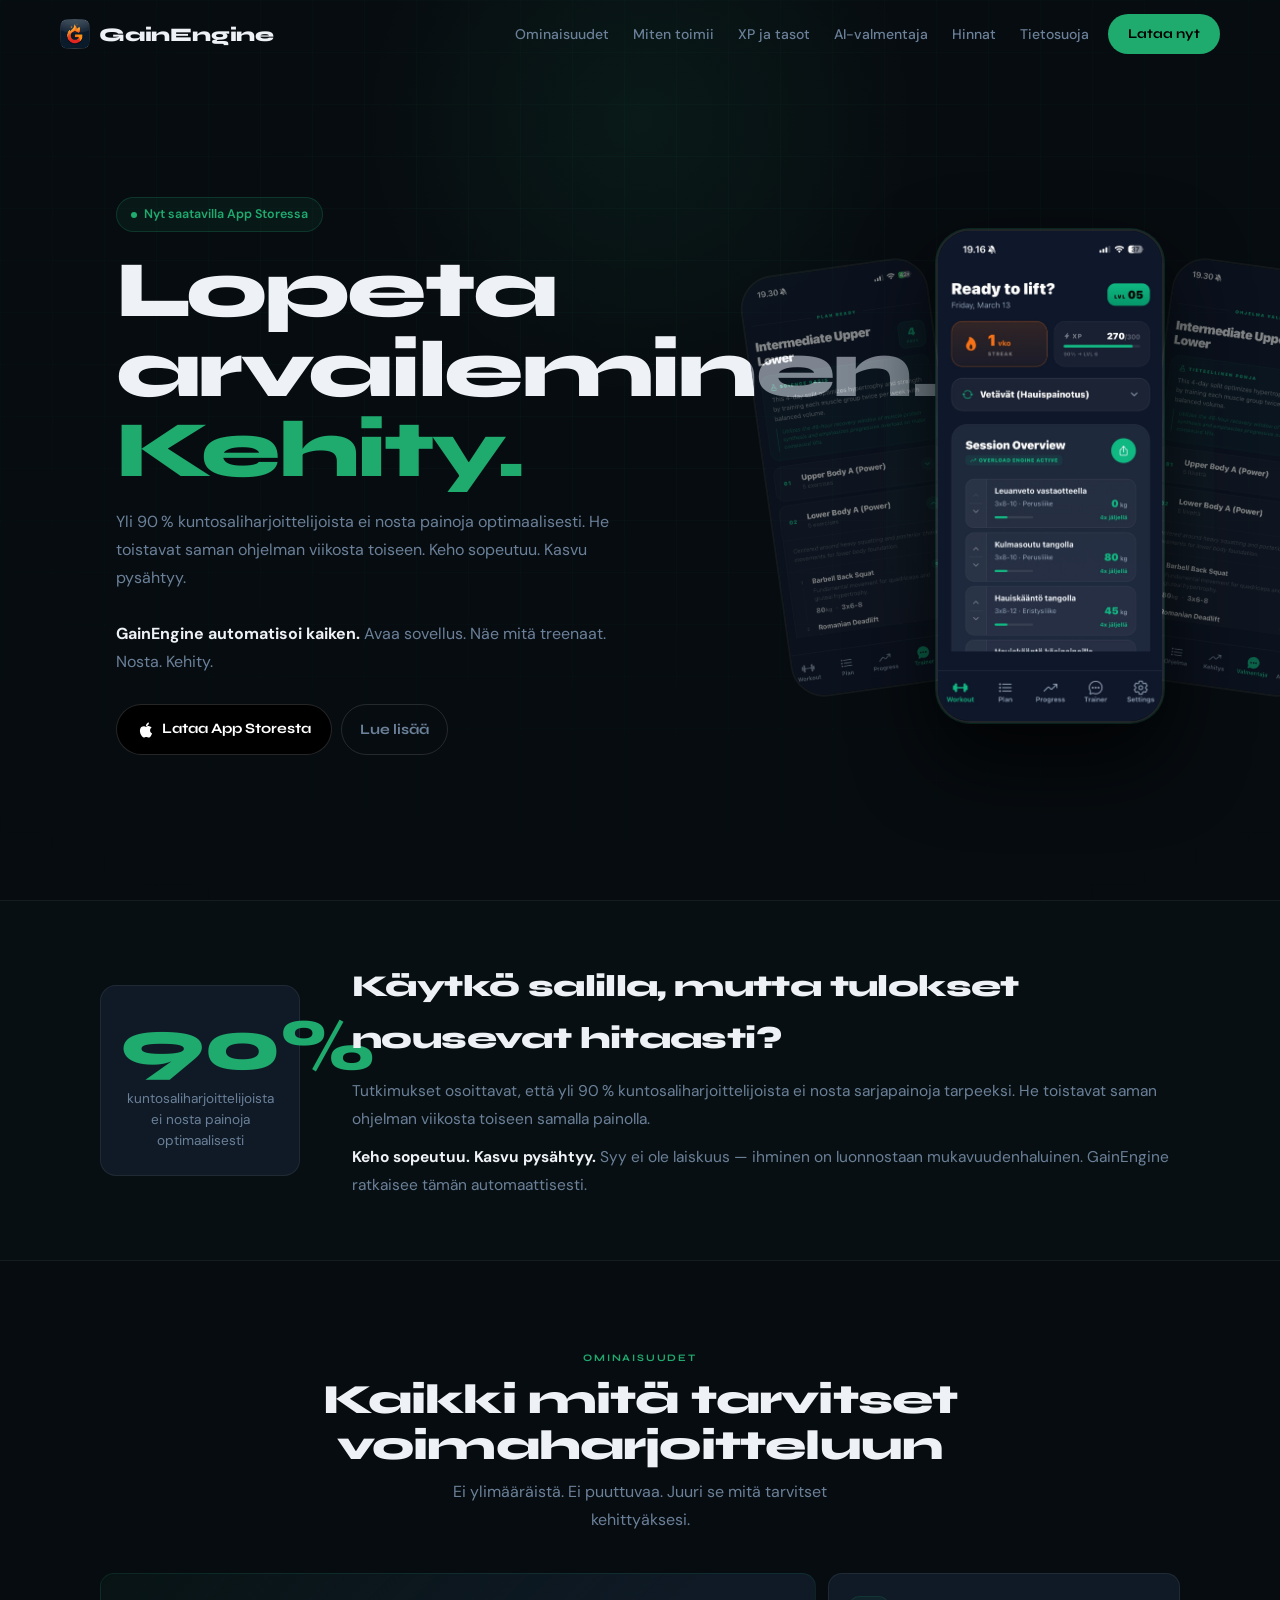
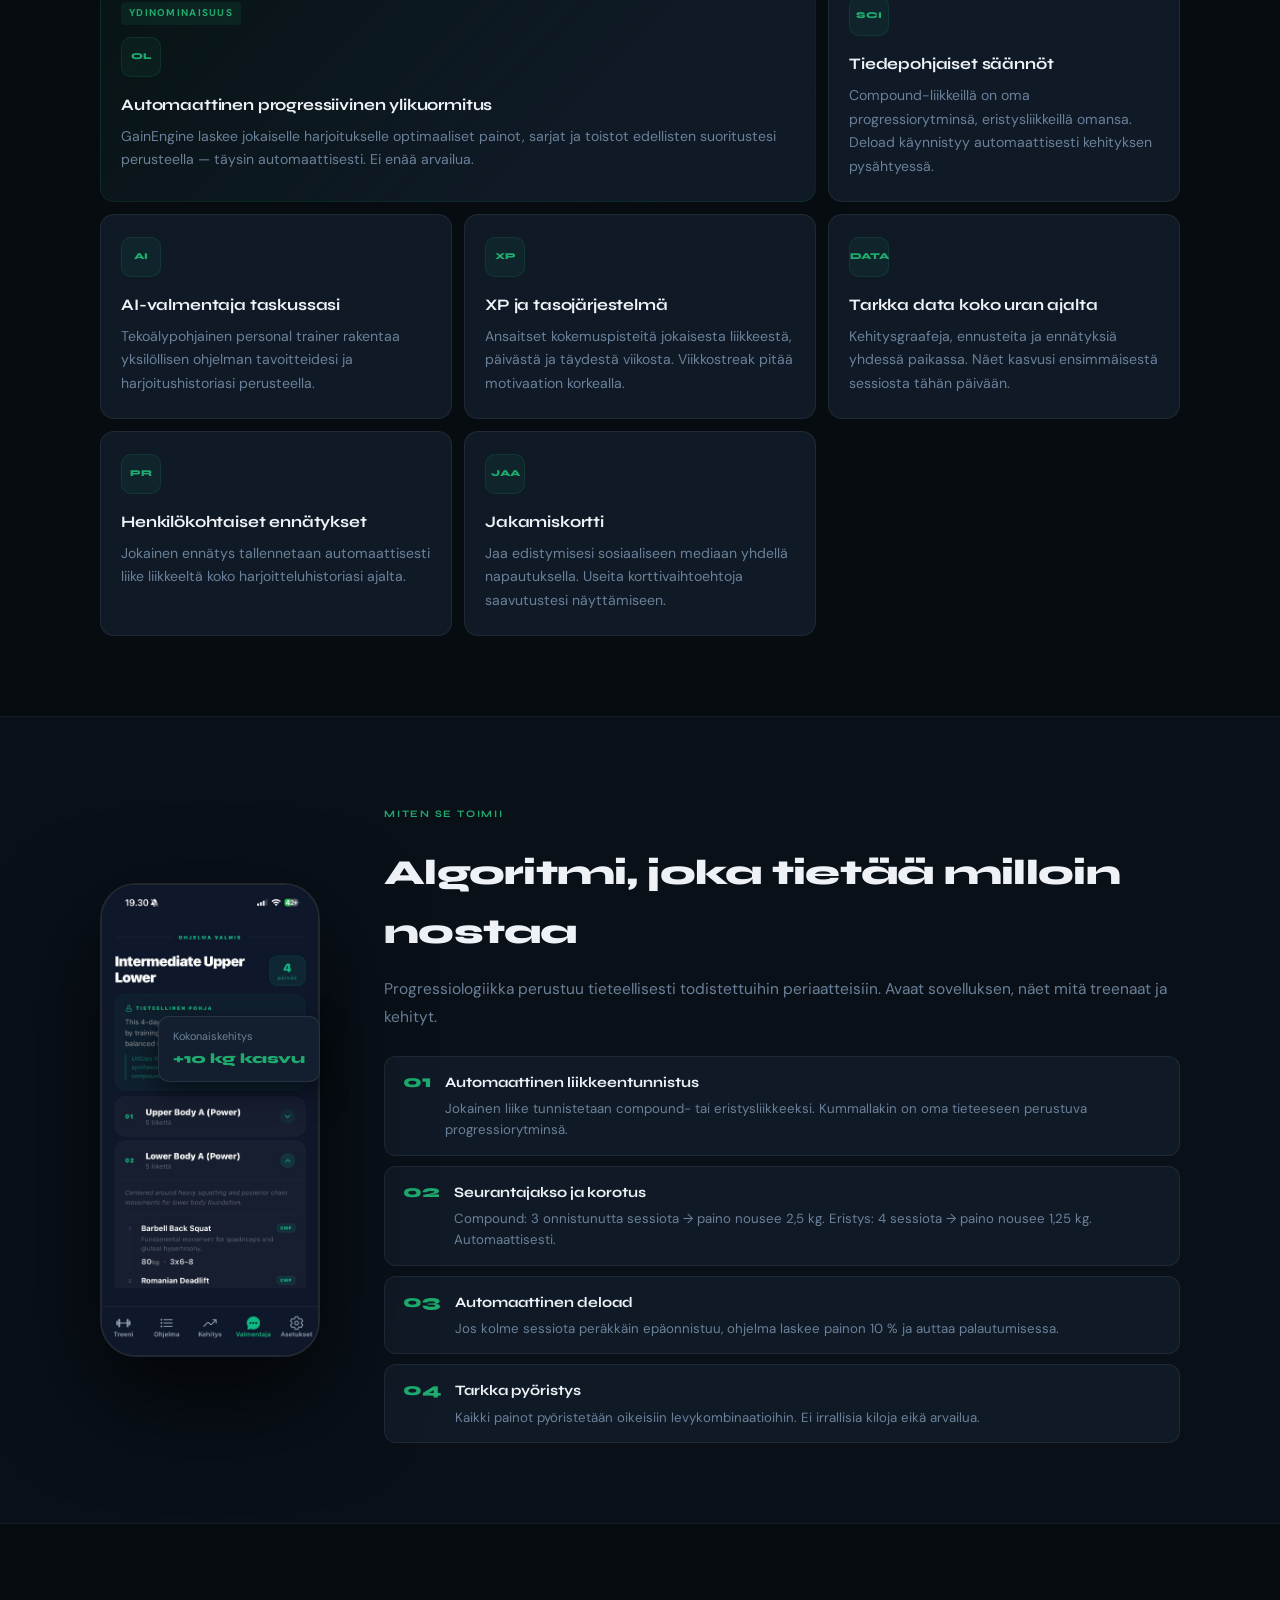
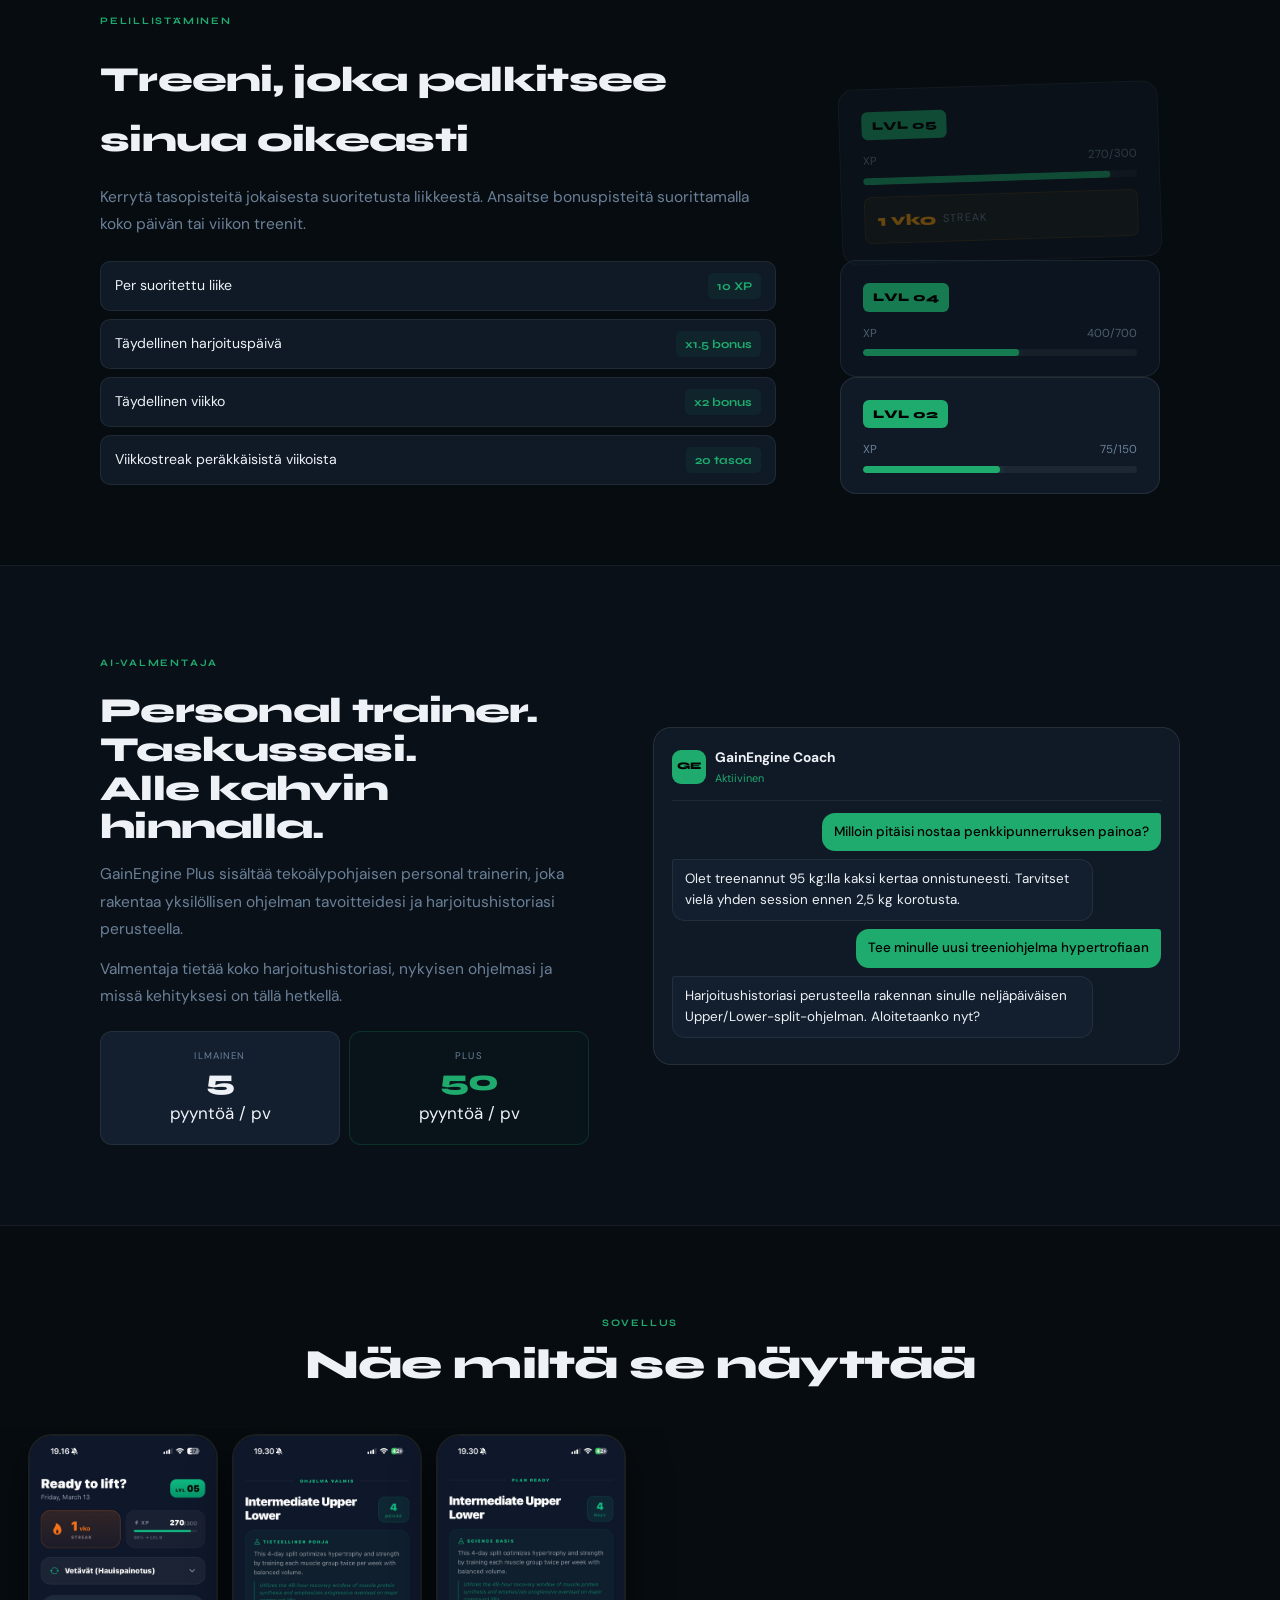
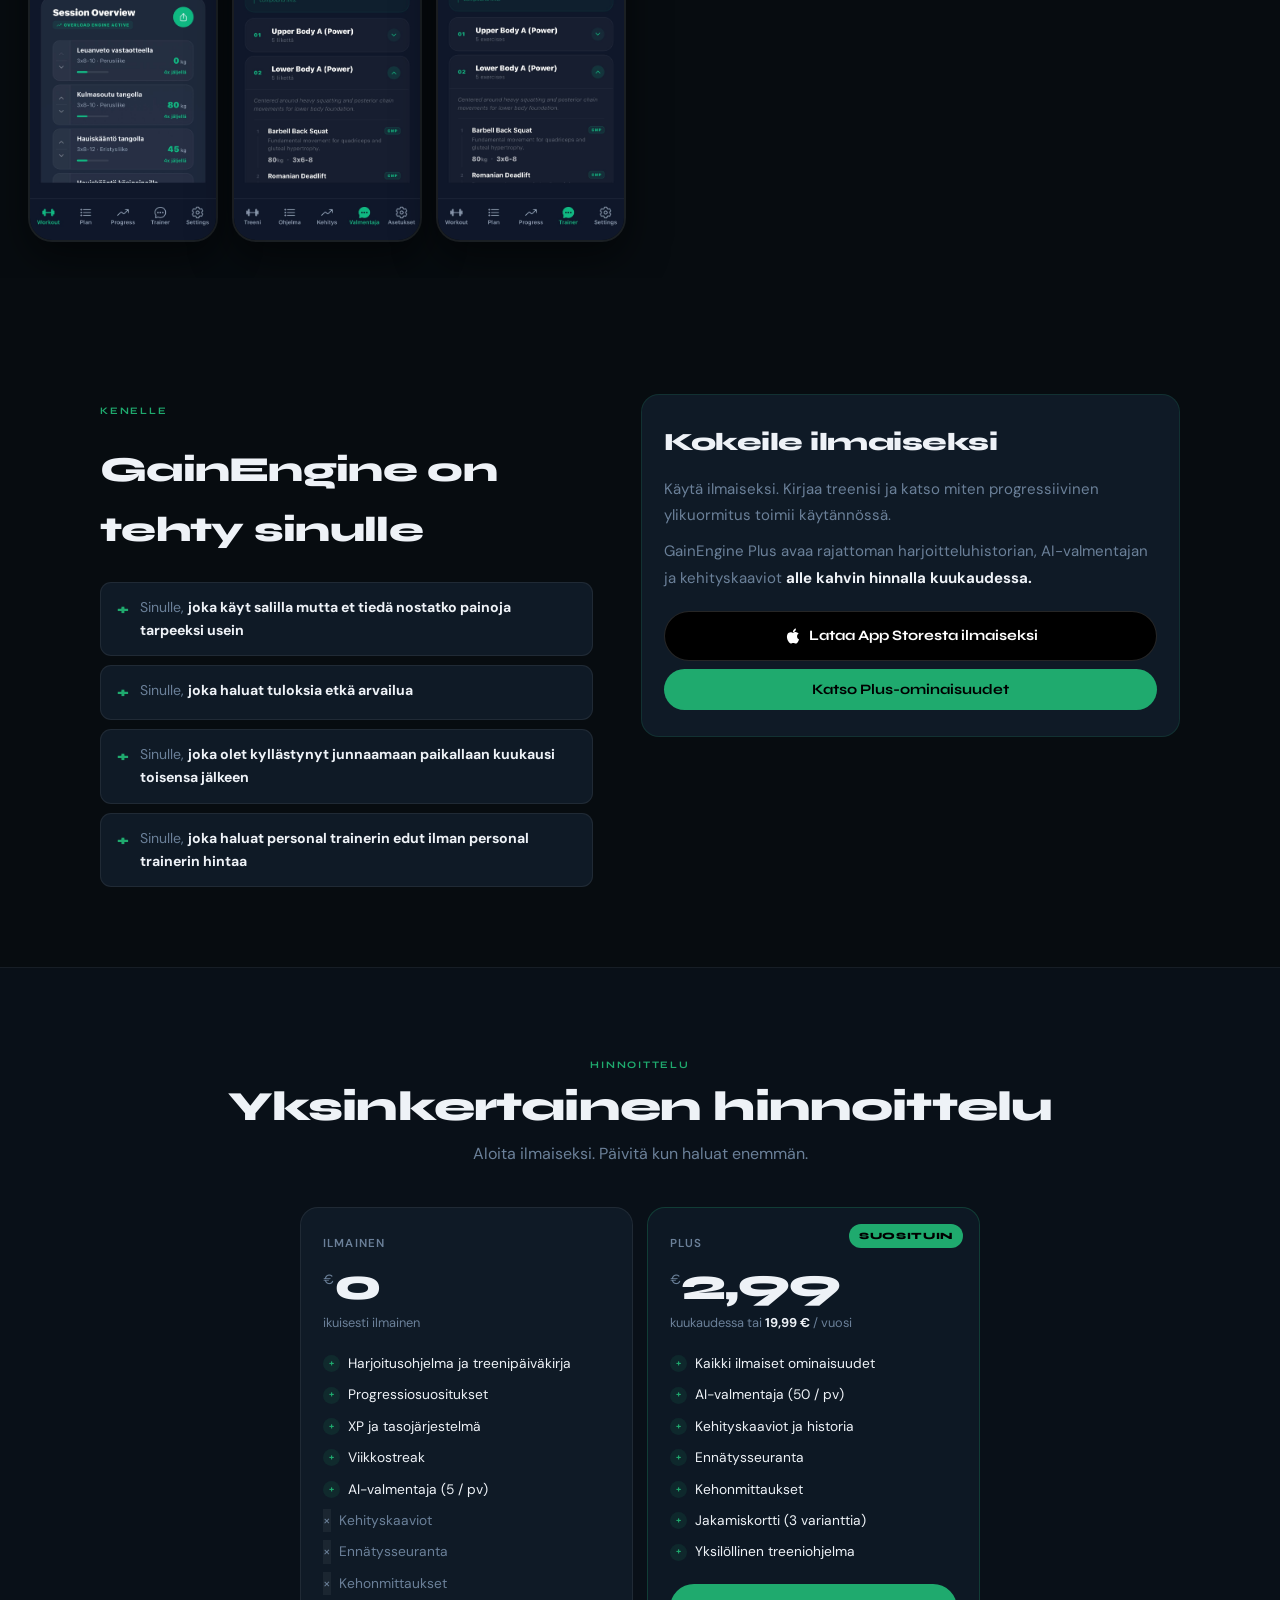
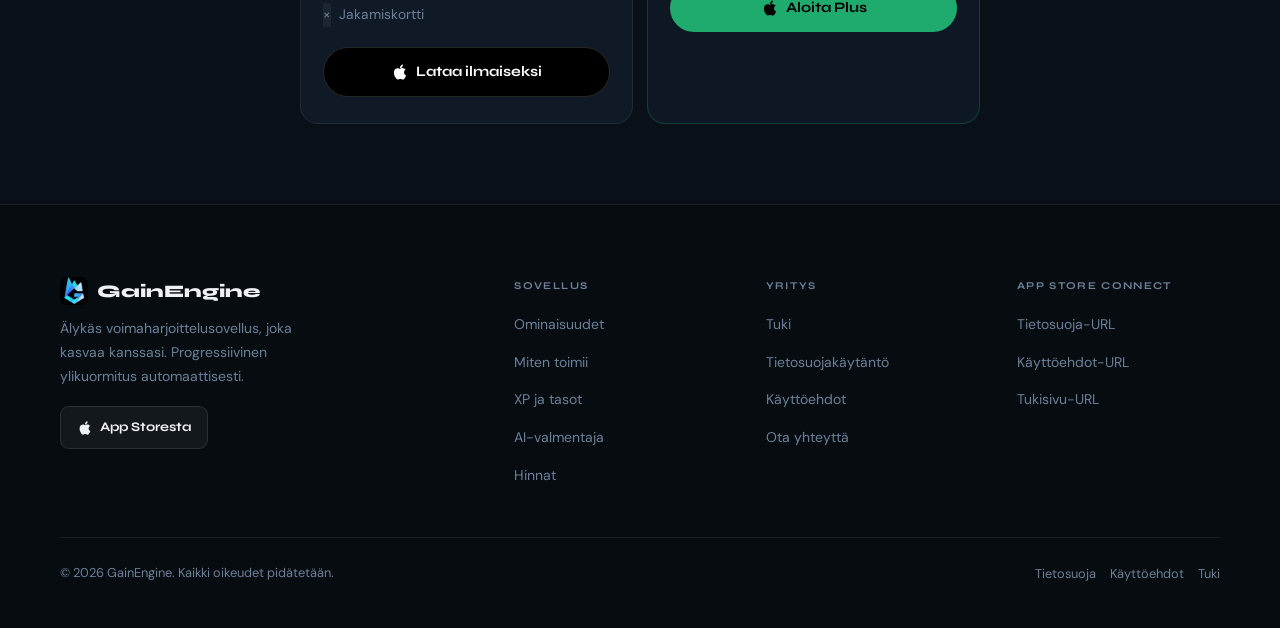
<file: index.html>
<!DOCTYPE html>
<html lang="fi">
  <head>
    <meta charset="UTF-8" />
    <meta name="viewport" content="width=device-width, initial-scale=1.0" />
    <title>GainEngine – Älykäs voimaharjoittelu</title>
    <meta name="description" content="GainEngine automatisoi progressiivisen ylikuormituksen. Avaa sovellus. Näe mitä treenaat. Nosta. Kehity." />
    <link rel="preconnect" href="https://fonts.googleapis.com" />
    <link rel="preconnect" href="https://fonts.gstatic.com" crossorigin />
    <link href="https://fonts.googleapis.com/css2?family=Syne:wght@400;600;700;800&family=DM+Sans:opsz,wght@9..40,300;9..40,400;9..40,500&display=swap" rel="stylesheet" />
    <script type="module" crossorigin src="/assets/index-CQKJeo1M.js"></script>
    <link rel="stylesheet" crossorigin href="/assets/index-Di47OrWw.css">
  </head>
  <body>
    <div id="root"></div>
  </body>
</html>
</file>
<file: assets/index-Di47OrWw.css>
@import"https://fonts.googleapis.com/css2?family=Syne:wght@400;600;700;800&family=DM+Sans:ital,opsz,wght@0,9..40,300;0,9..40,400;0,9..40,500;1,9..40,400&display=swap";._nav_1qcna_1{position:fixed;top:0;left:0;right:0;z-index:200;padding:0 20px;transition:background .3s,border-color .3s}@media(min-width:640px){._nav_1qcna_1{padding:0 32px}}._scrolled_1qcna_10{background:#070c10f5;backdrop-filter:blur(20px);-webkit-backdrop-filter:blur(20px);border-bottom:1px solid rgba(255,255,255,.07)}._inner_1qcna_17{max-width:1160px;margin:0 auto;display:flex;align-items:center;justify-content:space-between;height:68px}._logo_1qcna_27{display:flex;align-items:center;gap:9px;background:none;border:none;cursor:pointer;color:var(--text);font-family:var(--fh);font-size:1.2rem;font-weight:800;letter-spacing:-.01em;padding:0;flex-shrink:0;z-index:1}._logo_1qcna_27 img{width:30px;height:30px;border-radius:8px;object-fit:cover}._desktopLinks_1qcna_51{display:none}@media(min-width:900px){._desktopLinks_1qcna_51{display:flex;align-items:center;gap:2px;list-style:none}._desktopLinks_1qcna_51 li button{background:none;border:none;cursor:pointer;color:var(--muted);font-family:var(--fb);font-size:.875rem;font-weight:500;padding:8px 11px;border-radius:8px;transition:color .2s,background .2s;white-space:nowrap}._desktopLinks_1qcna_51 li button:hover{color:var(--text);background:#ffffff0a}._cta_1qcna_78{background:var(--green);color:#000!important;font-family:var(--fh);font-weight:700;font-size:.84rem;padding:9px 20px;border-radius:50px;transition:opacity .2s;display:block;white-space:nowrap;margin-left:6px}._cta_1qcna_78:hover{opacity:.88}}._burger_1qcna_95{display:flex;flex-direction:column;gap:5px;background:none;border:none;cursor:pointer;padding:8px;z-index:210;-webkit-tap-highlight-color:transparent}._burger_1qcna_95 span{display:block;width:22px;height:2px;background:var(--text);border-radius:2px;transition:transform .25s,opacity .25s;transform-origin:center}._burgerX_1qcna_115 span:nth-child(1){transform:translateY(7px) rotate(45deg)}._burgerX_1qcna_115 span:nth-child(2){opacity:0;transform:scaleX(0)}._burgerX_1qcna_115 span:nth-child(3){transform:translateY(-7px) rotate(-45deg)}@media(min-width:900px){._burger_1qcna_95{display:none}}._drawer_1qcna_122{position:fixed;top:0;right:0;width:min(300px,85vw);height:100dvh;background:var(--bg2);border-left:1px solid rgba(255,255,255,.07);z-index:205;transform:translate(100%);transition:transform .3s cubic-bezier(.4,0,.2,1);overflow-y:auto;-webkit-overflow-scrolling:touch;padding:80px 0 40px;display:flex;flex-direction:column}._drawerOpen_1qcna_138{transform:translate(0)}@media(min-width:900px){._drawer_1qcna_122{display:none}}._drawerLinks_1qcna_141{display:flex;flex-direction:column;padding:0 24px}._drawerLinks_1qcna_141 button{background:none;border:none;border-bottom:1px solid rgba(255,255,255,.06);cursor:pointer;color:var(--text);font-family:var(--fb);font-size:1rem;font-weight:500;padding:16px 4px;text-align:left;transition:color .2s;-webkit-tap-highlight-color:transparent}._drawerLinks_1qcna_141 button:hover{color:var(--green)}._drawerLinks_1qcna_141 button:last-of-type{border-bottom:none}._drawerCta_1qcna_162{display:block;margin-top:24px;background:var(--green);color:#000;font-family:var(--fh);font-weight:700;font-size:.95rem;padding:14px;border-radius:12px;text-align:center;transition:opacity .2s;-webkit-tap-highlight-color:transparent}._drawerCta_1qcna_162:hover{opacity:.88}._overlay_1qcna_179{position:fixed;inset:0;background:#0000008c;z-index:200;cursor:pointer}@media(min-width:900px){._overlay_1qcna_179{display:none}}._footer_8w1o1_1{border-top:1px solid rgba(255,255,255,.07);padding:48px 16px 36px}@media(min-width:480px){._footer_8w1o1_1{padding:56px 20px 40px}}@media(min-width:640px){._footer_8w1o1_1{padding:64px 28px 44px}}@media(min-width:1024px){._footer_8w1o1_1{padding:72px 40px 44px}}._inner_8w1o1_9{max-width:1160px;margin:0 auto}._grid_8w1o1_12{display:grid;grid-template-columns:1fr;gap:32px;margin-bottom:40px}@media(min-width:560px){._grid_8w1o1_12{grid-template-columns:1fr 1fr;gap:28px 36px}._brand_8w1o1_23{grid-column:1 / -1}}@media(min-width:900px){._grid_8w1o1_12{grid-template-columns:2fr 1fr 1fr 1fr;gap:48px;margin-bottom:48px}._brand_8w1o1_23{grid-column:auto}}._brand_8w1o1_23 ._logo_8w1o1_35{display:flex;align-items:center;gap:9px;background:none;border:none;cursor:pointer;color:var(--text);font-family:var(--fh);font-size:1.1rem;font-weight:800;padding:0;margin-bottom:12px;-webkit-tap-highlight-color:transparent}._brand_8w1o1_23 ._logo_8w1o1_35 img{width:28px;height:28px;border-radius:7px;object-fit:cover}._brand_8w1o1_23 p{color:var(--muted);font-size:clamp(.8rem,2vw,.875rem);line-height:1.7;max-width:260px;margin-bottom:18px}._appBtn_8w1o1_64{display:inline-flex;align-items:center;gap:7px;background:#ffffff0d;border:1px solid rgba(255,255,255,.1);color:var(--text);font-family:var(--fh);font-weight:700;font-size:clamp(.76rem,2vw,.82rem);padding:9px 16px;border-radius:9px;transition:background .2s,border-color .2s;text-decoration:none;-webkit-tap-highlight-color:transparent}._appBtn_8w1o1_64:hover{background:#ffffff17;border-color:#ffffff2e}._appBtn_8w1o1_64 svg{width:16px;height:16px;flex-shrink:0}._col_8w1o1_84 h4{font-family:var(--fh);font-size:.65rem;font-weight:700;text-transform:uppercase;letter-spacing:.13em;color:var(--muted);margin-bottom:14px}._col_8w1o1_84 ul{list-style:none;display:flex;flex-direction:column;gap:9px}._col_8w1o1_84 li button,._col_8w1o1_84 li a{background:none;border:none;cursor:pointer;color:var(--muted);font-family:var(--fb);font-size:clamp(.8rem,2vw,.875rem);padding:0;transition:color .2s;text-decoration:none;-webkit-tap-highlight-color:transparent}._col_8w1o1_84 li button:hover,._col_8w1o1_84 li a:hover{color:var(--text)}._bottom_8w1o1_111{display:flex;flex-direction:column;align-items:center;gap:12px;padding-top:24px;border-top:1px solid rgba(255,255,255,.07);font-size:clamp(.72rem,1.8vw,.8rem);color:var(--muted);text-align:center}@media(min-width:640px){._bottom_8w1o1_111{flex-direction:row;justify-content:space-between;text-align:left}}._bottomLinks_8w1o1_130{display:flex;flex-wrap:wrap;gap:14px;justify-content:center}@media(min-width:640px){._bottomLinks_8w1o1_130{justify-content:flex-end}}._bottomLinks_8w1o1_130 button{background:none;border:none;cursor:pointer;color:var(--muted);font-size:clamp(.72rem,1.8vw,.8rem);font-family:var(--fb);transition:color .2s;-webkit-tap-highlight-color:transparent}._bottomLinks_8w1o1_130 button:hover{color:var(--text)}._wrap_jlgq5_2{max-width:1160px;margin:0 auto;padding:0 16px}@media(min-width:480px){._wrap_jlgq5_2{padding:0 20px}}@media(min-width:640px){._wrap_jlgq5_2{padding:0 28px}}@media(min-width:1024px){._wrap_jlgq5_2{padding:0 40px}}._lbl_jlgq5_11{display:inline-block;font-family:var(--fh);font-size:.62rem;font-weight:700;letter-spacing:.18em;text-transform:uppercase;color:var(--green);margin-bottom:10px}._secHead_jlgq5_21{text-align:center;margin-bottom:40px}._secHead_jlgq5_21 h2{font-family:var(--fh);font-size:clamp(1.4rem,4vw,2.6rem);font-weight:800;letter-spacing:-.02em;line-height:1.1;margin-bottom:10px}._secHead_jlgq5_21 p{color:var(--muted);font-size:clamp(.85rem,2.5vw,1rem);line-height:1.7;max-width:460px;margin:0 auto}[data-reveal]{opacity:0;transform:translateY(18px);transition:opacity .55s ease var(--delay, 0ms),transform .55s ease var(--delay, 0ms)}._vis_jlgq5_49{opacity:1!important;transform:none!important}._btnBlack_jlgq5_52{display:inline-flex;align-items:center;justify-content:center;gap:7px;background:#000;color:#fff;font-family:var(--fh);font-weight:700;font-size:clamp(.8rem,2.5vw,.9rem);padding:12px 20px;border-radius:50px;border:1.5px solid rgba(255,255,255,.15);text-decoration:none;cursor:pointer;transition:background .2s;white-space:nowrap}._btnBlack_jlgq5_52:hover{background:#111}._btnGhost_jlgq5_72{display:inline-flex;align-items:center;justify-content:center;gap:7px;background:none;color:var(--muted);font-family:var(--fh);font-weight:700;font-size:clamp(.8rem,2.5vw,.9rem);padding:12px 18px;border-radius:50px;border:1.5px solid rgba(255,255,255,.12);cursor:pointer;transition:color .2s,border-color .2s;white-space:nowrap}._btnGhost_jlgq5_72:hover{color:var(--text);border-color:#ffffff40}._btnGreen_jlgq5_91{display:inline-flex;align-items:center;justify-content:center;gap:7px;background:var(--green);color:#000;font-family:var(--fh);font-weight:700;font-size:clamp(.8rem,2.5vw,.9rem);padding:12px 20px;border-radius:50px;border:none;text-decoration:none;cursor:pointer;transition:opacity .2s;white-space:nowrap}._btnGreen_jlgq5_91:hover{opacity:.88}._fw_jlgq5_110{width:100%}._hero_jlgq5_113{min-height:100svh;padding-top:68px;display:flex;align-items:center;position:relative;overflow:hidden}._hGrid_jlgq5_121{position:absolute;inset:0;z-index:0;background-image:linear-gradient(rgba(31,170,110,.04) 1px,transparent 1px),linear-gradient(90deg,rgba(31,170,110,.04) 1px,transparent 1px);background-size:52px 52px;mask-image:radial-gradient(ellipse 90% 80% at 50% 30%,#000 15%,transparent 100%);-webkit-mask-image:radial-gradient(ellipse 90% 80% at 50% 30%,#000 15%,transparent 100%);pointer-events:none}._hBlob_jlgq5_131{position:absolute;top:-180px;left:50%;transform:translate(-50%);width:600px;height:600px;background:radial-gradient(circle,rgba(31,170,110,.09) 0%,transparent 65%);pointer-events:none;z-index:0}._heroInner_jlgq5_139{position:relative;z-index:1;width:100%;display:flex;flex-direction:column;align-items:center;text-align:center;gap:40px;padding:36px 0 48px}@media(min-width:960px){._heroInner_jlgq5_139{flex-direction:row;text-align:left;align-items:center;gap:0;padding:56px 0 72px}}._heroCol_jlgq5_160{width:100%}@media(min-width:960px){._heroCol_jlgq5_160{flex:1}}._badge_jlgq5_163{display:inline-flex;align-items:center;gap:7px;background:#1faa6e14;border:1px solid rgba(31,170,110,.22);border-radius:50px;padding:6px 14px;font-size:clamp(.68rem,2vw,.78rem);font-weight:600;color:var(--green);margin-bottom:18px}._pulse_jlgq5_176{width:6px;height:6px;border-radius:50%;background:var(--green);flex-shrink:0;animation:_blink_jlgq5_1 2s ease-in-out infinite}@keyframes _blink_jlgq5_1{0%,to{opacity:1}50%{opacity:.25}}._h1_jlgq5_184{font-family:var(--fh);font-size:clamp(2rem,9vw,5rem);font-weight:800;line-height:1;letter-spacing:-.03em;margin-bottom:18px}._h1_jlgq5_184 em{font-style:normal;color:var(--green)}._heroP_jlgq5_194{font-size:clamp(.85rem,2.5vw,1rem);color:var(--muted);line-height:1.75;margin-bottom:28px;max-width:500px}@media(max-width:959px){._heroP_jlgq5_194{margin-left:auto;margin-right:auto}}._heroBtns_jlgq5_203{display:flex;flex-wrap:wrap;gap:9px;justify-content:center}@media(min-width:960px){._heroBtns_jlgq5_203{justify-content:flex-start}}._heroStats_jlgq5_212{display:flex;align-items:center;flex-wrap:nowrap;margin-top:28px;padding-top:24px;border-top:1px solid rgba(255,255,255,.07);justify-content:center;width:100%;overflow:hidden}@media(min-width:960px){._heroStats_jlgq5_212{justify-content:flex-start}}._hStat_jlgq5_225{display:flex;flex-direction:column;gap:2px;padding:0 10px;flex:1;min-width:0;text-align:center}._hStat_jlgq5_225:first-child{padding-left:0}._hStat_jlgq5_225:last-child{padding-right:0}@media(min-width:480px){._hStat_jlgq5_225{padding:0 16px}}@media(min-width:960px){._hStat_jlgq5_225{padding:0 22px;flex:none;text-align:left}}._hStat_jlgq5_225 strong{font-family:var(--fh);font-size:clamp(1.2rem,4vw,1.75rem);font-weight:800;line-height:1;white-space:nowrap}._hStat_jlgq5_225 span{font-size:clamp(.58rem,1.6vw,.72rem);color:var(--muted);white-space:nowrap;overflow:hidden;text-overflow:ellipsis}._hDiv_jlgq5_254{width:1px;height:30px;background:#ffffff17;flex-shrink:0}._phoneCol_jlgq5_262{position:relative;display:flex;justify-content:center}@media(min-width:960px){._phoneCol_jlgq5_262{flex:1}}._phoneGlow_jlgq5_269{position:absolute;inset:-50px;background:radial-gradient(circle,rgba(31,170,110,.13) 0%,transparent 65%);pointer-events:none;z-index:0}._phones_jlgq5_274{position:relative;width:200px;height:433px;animation:_float_jlgq5_1 7s ease-in-out infinite;z-index:1}@media(min-width:400px){._phones_jlgq5_274{width:216px;height:468px}}@media(min-width:960px){._phones_jlgq5_274{width:228px;height:494px}}@keyframes _float_jlgq5_1{0%,to{transform:translateY(0)}50%{transform:translateY(-10px)}}._ph_jlgq5_262{position:absolute;border-radius:34px;overflow:hidden;border:2px solid rgba(255,255,255,.1)}._ph_jlgq5_262 img{display:block;width:100%;height:100%;object-fit:cover;object-position:top}._phC_jlgq5_292{width:100%;height:100%;top:0;left:0;z-index:3;box-shadow:0 0 0 1px #1faa6e2e,0 36px 80px #000c}._phL_jlgq5_297{width:83%;height:86%;top:36px;left:-75%;transform:rotate(-8deg);z-index:2;opacity:.5}._phR_jlgq5_302{width:83%;height:86%;top:36px;left:92%;transform:rotate(8deg);z-index:2;opacity:.5}@media(max-width:1100px){._phL_jlgq5_297,._phR_jlgq5_302{display:none}}._problem_jlgq5_311{padding:60px 0;background:#1faa6e05;border-top:1px solid rgba(255,255,255,.06);border-bottom:1px solid rgba(255,255,255,.06)}._probGrid_jlgq5_317{display:flex;flex-direction:column;gap:28px}@media(min-width:740px){._probGrid_jlgq5_317{flex-direction:row;align-items:center;gap:52px}._probNum_jlgq5_324{flex-shrink:0;width:200px}}._probNum_jlgq5_324{background:var(--card);border:1px solid rgba(255,255,255,.07);border-radius:16px;padding:24px 20px;text-align:center}._probNum_jlgq5_324 span{display:block;font-family:var(--fh);font-size:clamp(2.8rem,8vw,4.5rem);font-weight:800;color:var(--green);line-height:1;margin-bottom:6px}._probNum_jlgq5_324 p{font-size:.85rem;color:var(--muted);line-height:1.55}._probText_jlgq5_343 h2{font-family:var(--fh);font-size:clamp(1.2rem,4vw,1.9rem);font-weight:800;letter-spacing:-.02em;margin-bottom:14px}._probText_jlgq5_343 p{color:var(--muted);font-size:clamp(.85rem,2.2vw,.97rem);line-height:1.8;margin-bottom:10px}._probText_jlgq5_343 p:last-child{margin-bottom:0}._features_jlgq5_354{padding:80px 0}._fGrid_jlgq5_355{display:grid;grid-template-columns:1fr;gap:12px}@media(min-width:500px){._fGrid_jlgq5_355{grid-template-columns:1fr 1fr}}@media(min-width:860px){._fGrid_jlgq5_355{grid-template-columns:repeat(3,1fr)}}._fCard_jlgq5_363,._fBig_jlgq5_363{background:var(--card);border:1px solid rgba(255,255,255,.07);border-radius:14px;padding:22px 20px;transition:border-color .25s,transform .25s;position:relative;overflow:hidden}._fCard_jlgq5_363:before,._fBig_jlgq5_363:before{content:"";position:absolute;top:0;left:0;right:0;height:1px;background:linear-gradient(90deg,transparent,var(--green),transparent);opacity:0;transition:opacity .25s}._fCard_jlgq5_363:hover,._fBig_jlgq5_363:hover{border-color:#1faa6e38;transform:translateY(-2px)}._fCard_jlgq5_363:hover:before,._fBig_jlgq5_363:hover:before{opacity:1}._fBig_jlgq5_363{background:linear-gradient(135deg,rgba(31,170,110,.05) 0%,var(--card) 65%);border-color:#1faa6e1f}@media(min-width:500px){._fBig_jlgq5_363{grid-column:span 2}}@media(min-width:860px){._fBig_jlgq5_363{grid-column:span 2}}._fTag_jlgq5_386{display:inline-block;font-size:.62rem;font-weight:700;letter-spacing:.13em;text-transform:uppercase;background:#1faa6e1a;color:var(--green);padding:3px 8px;border-radius:4px;margin-bottom:12px}._fIcon_jlgq5_392{width:40px;height:40px;border-radius:10px;background:#1faa6e12;border:1px solid rgba(31,170,110,.14);display:flex;align-items:center;justify-content:center;font-size:9px;font-family:var(--fh);font-weight:800;color:var(--green);margin-bottom:14px}._fCard_jlgq5_363 h3,._fBig_jlgq5_363 h3{font-family:var(--fh);font-size:clamp(.88rem,2.5vw,1rem);font-weight:700;margin-bottom:7px;letter-spacing:-.01em}._fCard_jlgq5_363 p,._fBig_jlgq5_363 p{color:var(--muted);font-size:clamp(.8rem,2vw,.88rem);line-height:1.68}._how_jlgq5_407{padding:80px 0;background:#0c152080;border-top:1px solid rgba(255,255,255,.06);border-bottom:1px solid rgba(255,255,255,.06)}._howGrid_jlgq5_413{display:flex;flex-direction:column;gap:40px}@media(min-width:820px){._howGrid_jlgq5_413{flex-direction:row;align-items:center;gap:64px}._howPhone_jlgq5_416{flex-shrink:0}._howText_jlgq5_417{flex:1}}._howPhone_jlgq5_416{position:relative;display:flex;justify-content:center}._howFrame_jlgq5_420{width:min(220px,55vw);border-radius:36px;overflow:hidden;border:2px solid rgba(255,255,255,.1);box-shadow:0 40px 100px #000000b3}._howFrame_jlgq5_420 img{display:block;width:100%}._howChip_jlgq5_427{position:absolute;right:0;top:28%;background:var(--card2);border:1px solid rgba(255,255,255,.09);border-radius:11px;padding:10px 14px;display:flex;flex-direction:column;gap:2px;box-shadow:0 10px 28px #00000080}._howChip_jlgq5_427 span{font-size:.68rem;color:var(--muted)}._howChip_jlgq5_427 strong{font-family:var(--fh);font-size:.88rem;font-weight:800;color:var(--green)}._howText_jlgq5_417 h2{font-family:var(--fh);font-size:clamp(1.3rem,4vw,2.2rem);font-weight:800;letter-spacing:-.02em;margin:10px 0 14px}._howText_jlgq5_417>p{color:var(--muted);font-size:clamp(.85rem,2.2vw,.97rem);line-height:1.78;margin-bottom:24px}._steps_jlgq5_443{display:flex;flex-direction:column;gap:10px}._step_jlgq5_443{display:flex;gap:14px;background:var(--card);border:1px solid rgba(255,255,255,.07);border-radius:12px;padding:14px 18px;transition:border-color .2s}._step_jlgq5_443:hover{border-color:#1faa6e38}._sN_jlgq5_451{font-family:var(--fh);font-size:1.1rem;font-weight:800;color:var(--green);min-width:28px;line-height:1.3;flex-shrink:0}._step_jlgq5_443 h4{font-family:var(--fh);font-size:clamp(.82rem,2vw,.9rem);font-weight:700;margin-bottom:3px}._step_jlgq5_443 p{font-size:clamp(.78rem,1.8vw,.83rem);color:var(--muted);line-height:1.6}._xpSec_jlgq5_459{padding:80px 0}._xpGrid_jlgq5_460{display:flex;flex-direction:column;gap:40px}@media(min-width:820px){._xpGrid_jlgq5_460{flex-direction:row;align-items:center;gap:64px}._xpText_jlgq5_463{flex:1}._xpVisual_jlgq5_464{flex-shrink:0;width:340px}}._xpText_jlgq5_463 h2{font-family:var(--fh);font-size:clamp(1.3rem,4vw,2.2rem);font-weight:800;letter-spacing:-.02em;margin:10px 0 14px}._xpText_jlgq5_463>p{color:var(--muted);font-size:clamp(.85rem,2.2vw,.97rem);line-height:1.78;margin-bottom:22px}._xpRows_jlgq5_472{display:flex;flex-direction:column;gap:8px}._xpRow_jlgq5_472{display:flex;align-items:center;justify-content:space-between;gap:10px;background:var(--card);border:1px solid rgba(255,255,255,.07);border-radius:10px;padding:11px 14px;font-size:clamp(.78rem,2vw,.88rem);transition:border-color .2s}._xpRow_jlgq5_472:hover{border-color:#1faa6e38}._xpVal_jlgq5_481{font-family:var(--fh);font-weight:700;font-size:.74rem;color:var(--green);background:#1faa6e12;padding:3px 9px;border-radius:5px;white-space:nowrap;flex-shrink:0}._xpVisual_jlgq5_464{position:relative;height:320px}._xpCard_jlgq5_487{width:100%;max-width:320px;background:var(--card);border:1px solid rgba(255,255,255,.09);border-radius:16px;padding:20px 22px}._xpLvl_jlgq5_492{display:inline-flex;background:var(--green);color:#000;font-family:var(--fh);font-weight:800;font-size:.74rem;padding:4px 10px;border-radius:6px;margin-bottom:12px}._xpMeta_jlgq5_497{display:flex;justify-content:space-between;font-size:.72rem;color:var(--muted);margin-bottom:6px}._xpTrack_jlgq5_501{height:7px;background:#ffffff0f;border-radius:50px;overflow:hidden}._xpFill_jlgq5_505{height:100%;background:var(--green);border-radius:50px;box-shadow:0 0 7px #1faa6e73;transition:width 1.3s cubic-bezier(.4,0,.2,1)}._streak_jlgq5_510{display:flex;align-items:center;gap:7px;margin-top:12px;background:#f59e0b12;border:1px solid rgba(245,158,11,.15);border-radius:8px;padding:9px 12px}._streak_jlgq5_510 strong{font-family:var(--fh);font-size:1rem;font-weight:800;color:var(--gold)}._streak_jlgq5_510 span{font-size:.68rem;color:var(--muted);letter-spacing:.1em}._aiSec_jlgq5_520{padding:80px 0;background:#0c152080;border-top:1px solid rgba(255,255,255,.06);border-bottom:1px solid rgba(255,255,255,.06)}._aiGrid_jlgq5_526{display:flex;flex-direction:column;gap:40px}@media(min-width:820px){._aiGrid_jlgq5_526{flex-direction:row;align-items:center;gap:64px}._aiText_jlgq5_529,._chatBox_jlgq5_530{flex:1}}._aiText_jlgq5_529 h2{font-family:var(--fh);font-size:clamp(1.3rem,4vw,2.2rem);font-weight:800;letter-spacing:-.02em;line-height:1.1;margin:10px 0 14px}._aiText_jlgq5_529>p{color:var(--muted);font-size:clamp(.85rem,2.2vw,.97rem);line-height:1.78;margin-bottom:12px}._aiLims_jlgq5_538{display:grid;grid-template-columns:1fr 1fr;gap:9px;margin-top:20px}._limCard_jlgq5_539{background:var(--card2);border:1px solid rgba(255,255,255,.07);border-radius:12px;padding:16px;text-align:center;display:flex;flex-direction:column;gap:3px}._limCard_jlgq5_539>span:first-child{font-size:.6rem;letter-spacing:.12em;text-transform:uppercase;color:var(--muted)}._limCard_jlgq5_539 strong{font-family:var(--fh);font-size:1.8rem;font-weight:800;line-height:1}._limUnit_jlgq5_546{font-size:.72rem;color:var(--muted)}._limPlus_jlgq5_547{border-color:#1faa6e33;background:#1faa6e08}._limPlus_jlgq5_547 strong{color:var(--green)}._chatBox_jlgq5_530{background:var(--card);border:1px solid rgba(255,255,255,.09);border-radius:18px;padding:18px}._chatHd_jlgq5_554{display:flex;align-items:center;gap:9px;padding-bottom:12px;border-bottom:1px solid rgba(255,255,255,.07);margin-bottom:12px}._chatAv_jlgq5_558{width:34px;height:34px;border-radius:9px;background:var(--green);display:flex;align-items:center;justify-content:center;font-family:var(--fh);font-weight:800;font-size:10px;color:#000;flex-shrink:0}._chatNm_jlgq5_563{font-weight:700;font-size:.86rem}._chatOl_jlgq5_564{font-size:.68rem;color:var(--green)}._mA_jlgq5_565,._mU_jlgq5_565{display:flex;margin-bottom:8px}._mU_jlgq5_565{flex-direction:row-reverse}._bubble_jlgq5_567{max-width:86%;padding:9px 12px;border-radius:13px;font-size:clamp(.78rem,2vw,.84rem);line-height:1.55}._mA_jlgq5_565 ._bubble_jlgq5_567{background:var(--card2);border:1px solid rgba(255,255,255,.07);border-radius:3px 13px 13px}._mU_jlgq5_565 ._bubble_jlgq5_567{background:var(--green);color:#000;font-weight:500;border-radius:13px 3px 13px 13px}._scrSec_jlgq5_581{padding:80px 0 36px}._scrollRow_jlgq5_582{display:flex;gap:12px;overflow-x:auto;padding:6px 16px 36px;scrollbar-width:none;-webkit-overflow-scrolling:touch}@media(min-width:480px){._scrollRow_jlgq5_582{padding:6px 20px 36px;gap:14px}}@media(min-width:640px){._scrollRow_jlgq5_582{padding:6px 28px 36px}}._scrollRow_jlgq5_582::-webkit-scrollbar{display:none}._ss_jlgq5_590{flex-shrink:0;width:150px;border-radius:24px;overflow:hidden;border:2px solid rgba(255,255,255,.08);box-shadow:0 16px 40px #00000080;transition:transform .3s}@media(min-width:480px){._ss_jlgq5_590{width:170px}}@media(min-width:640px){._ss_jlgq5_590{width:190px}}._ss_jlgq5_590:hover{transform:translateY(-6px)}._ss_jlgq5_590 img{display:block;width:100%}._who_jlgq5_603{padding:80px 0}._whoGrid_jlgq5_604{display:flex;flex-direction:column;gap:36px}@media(min-width:820px){._whoGrid_jlgq5_604{flex-direction:row;align-items:start;gap:48px}._whoGrid_jlgq5_604>div:first-child,._ctaCard_jlgq5_607{flex:1}}._whoH2_jlgq5_609{font-family:var(--fh);font-size:clamp(1.3rem,4vw,2.2rem);font-weight:800;letter-spacing:-.02em;margin:10px 0 22px}._whoList_jlgq5_614{display:flex;flex-direction:column;gap:9px}._whoRow_jlgq5_615{display:flex;align-items:flex-start;gap:11px;background:var(--card);border:1px solid rgba(255,255,255,.07);border-radius:11px;padding:13px 16px;transition:border-color .2s}._whoRow_jlgq5_615:hover{border-color:#1faa6e38}._whoPl_jlgq5_621{color:var(--green);font-family:var(--fh);font-weight:800;font-size:.95rem;flex-shrink:0;margin-top:1px}._whoRow_jlgq5_615 p{color:var(--muted);font-size:clamp(.8rem,2vw,.88rem);line-height:1.65}._ctaCard_jlgq5_607{background:var(--card);border:1px solid rgba(31,170,110,.16);border-radius:18px;padding:26px 22px}._ctaCard_jlgq5_607 h3{font-family:var(--fh);font-size:clamp(1.25rem,3.5vw,1.55rem);font-weight:800;margin-bottom:12px;letter-spacing:-.02em}._ctaCard_jlgq5_607 p{color:var(--muted);font-size:clamp(.82rem,2vw,.94rem);line-height:1.75;margin-bottom:10px}._ctaBtns_jlgq5_634{display:flex;flex-direction:column;gap:8px;margin-top:20px}._pricSec_jlgq5_637{padding:80px 0;background:#0c152080;border-top:1px solid rgba(255,255,255,.06)}._pGrid_jlgq5_642{display:grid;grid-template-columns:1fr;gap:14px;max-width:680px;margin:0 auto}@media(min-width:520px){._pGrid_jlgq5_642{grid-template-columns:1fr 1fr}}._pCard_jlgq5_648{background:var(--card);border:1px solid rgba(255,255,255,.07);border-radius:18px;padding:26px 22px;position:relative;overflow:hidden;transition:transform .25s}._pCard_jlgq5_648:hover{transform:translateY(-3px)}._pPop_jlgq5_654{border-color:#1faa6e40;background:#0f1a26e6}._popTag_jlgq5_655{position:absolute;top:16px;right:16px;background:var(--green);color:#000;font-family:var(--fh);font-size:.6rem;font-weight:800;letter-spacing:.07em;text-transform:uppercase;padding:4px 10px;border-radius:50px}._pTier_jlgq5_662{font-size:.72rem;color:var(--muted);text-transform:uppercase;letter-spacing:.1em;font-weight:600;margin-bottom:10px}._pPrice_jlgq5_663{font-family:var(--fh);font-size:clamp(2rem,6vw,2.8rem);font-weight:800;line-height:1;margin-bottom:4px;letter-spacing:-.02em}._pPrice_jlgq5_663 sup{font-size:.9rem;font-weight:400;color:var(--muted);vertical-align:super;margin-right:1px}._pPer_jlgq5_668{font-size:clamp(.72rem,1.8vw,.8rem);color:var(--muted);margin-bottom:18px}._pList_jlgq5_669{list-style:none;display:flex;flex-direction:column;gap:8px;margin-bottom:20px}._pRow_jlgq5_670{display:flex;align-items:center;gap:8px;font-size:clamp(.78rem,2vw,.86rem)}._pOk_jlgq5_671{width:17px;height:17px;border-radius:50%;background:#1faa6e1c;color:var(--green);display:flex;align-items:center;justify-content:center;font-size:9px;font-weight:800;flex-shrink:0}._pNo_jlgq5_677{background:#ffffff0d;color:var(--muted)}._pLocked_jlgq5_678{color:var(--muted)}._wrap_jdsqf_2{max-width:760px;margin:0 auto;padding:88px 16px 80px}@media(min-width:480px){._wrap_jdsqf_2{padding:92px 20px 88px}}@media(min-width:640px){._wrap_jdsqf_2{padding:100px 28px}}@media(min-width:1024px){._wrap_jdsqf_2{padding:108px 40px 120px}}._header_jdsqf_13{margin-bottom:40px;padding-bottom:32px;border-bottom:1px solid rgba(255,255,255,.07)}@media(min-width:640px){._header_jdsqf_13{margin-bottom:48px;padding-bottom:40px}}._tag_jdsqf_22{display:inline-block;font-family:var(--fh);font-size:.62rem;font-weight:700;letter-spacing:.18em;text-transform:uppercase;color:var(--green);margin-bottom:12px}._header_jdsqf_13 h1{font-family:var(--fh);font-size:clamp(1.75rem,6vw,3rem);font-weight:800;line-height:1.1;letter-spacing:-.025em;margin-bottom:12px}._meta_jdsqf_42{color:var(--muted);font-size:clamp(.78rem,2vw,.875rem)}._lead_jdsqf_47{color:var(--muted);font-size:clamp(.88rem,2.5vw,1.02rem);line-height:1.75;max-width:520px}._body_jdsqf_55 h2{font-family:var(--fh);font-size:clamp(1.1rem,3.5vw,1.35rem);font-weight:700;margin:36px 0 12px;letter-spacing:-.01em}@media(min-width:640px){._body_jdsqf_55 h2{margin:48px 0 14px}}._body_jdsqf_55 h3{font-family:var(--fh);font-size:clamp(.95rem,2.5vw,1.05rem);font-weight:700;margin:22px 0 8px}@media(min-width:640px){._body_jdsqf_55 h3{margin:28px 0 10px}}._body_jdsqf_55 p{color:#eef2f7bf;margin-bottom:12px;line-height:1.78;font-size:clamp(.85rem,2.2vw,.97rem)}._body_jdsqf_55 ul{padding-left:18px;margin-bottom:14px}@media(min-width:640px){._body_jdsqf_55 ul{padding-left:22px}}._body_jdsqf_55 li{color:#eef2f7bf;margin-bottom:7px;line-height:1.7;font-size:clamp(.85rem,2.2vw,.97rem)}._body_jdsqf_55 a{color:var(--green);text-decoration:underline;text-underline-offset:3px;word-break:break-word}._body_jdsqf_55 a:hover{opacity:.8}._body_jdsqf_55 strong{color:var(--text)}._infoBox_jdsqf_102{background:#0f1a26b3;border:1px solid rgba(255,255,255,.07);border-left:3px solid var(--green);border-radius:0 12px 12px 0;padding:14px 16px;margin:0 0 32px}@media(min-width:640px){._infoBox_jdsqf_102{padding:18px 22px;margin-bottom:40px}}._infoBox_jdsqf_102 p{margin:0;font-size:clamp(.82rem,2vw,.93rem);color:#eef2f7bf;line-height:1.7}._faqList_jdsqf_120{display:flex;flex-direction:column;gap:7px;margin-bottom:40px}@media(min-width:640px){._faqList_jdsqf_120{gap:8px;margin-bottom:52px}}._faqItem_jdsqf_128{background:var(--card);border:1px solid rgba(255,255,255,.07);border-radius:13px;overflow:hidden;transition:border-color .25s}._faqOpen_jdsqf_135{border-color:#1faa6e40}._faqQ_jdsqf_137{width:100%;display:flex;align-items:center;justify-content:space-between;gap:12px;background:none;border:none;cursor:pointer;text-align:left;padding:14px 16px;font-family:var(--fh);font-weight:700;font-size:clamp(.84rem,2.5vw,.95rem);color:var(--text);-webkit-tap-highlight-color:transparent}@media(min-width:640px){._faqQ_jdsqf_137{padding:18px 22px;gap:16px}}._faqIcon_jdsqf_156{width:22px;height:22px;border-radius:50%;background:#1faa6e1a;color:var(--green);display:flex;align-items:center;justify-content:center;font-size:15px;font-weight:400;flex-shrink:0}._faqA_jdsqf_170{padding:0 16px 14px;border-top:1px solid rgba(255,255,255,.06)}@media(min-width:640px){._faqA_jdsqf_170{padding:0 22px 18px}}._faqA_jdsqf_170 p{color:var(--muted);font-size:clamp(.82rem,2vw,.93rem);line-height:1.75;margin:12px 0 0}._faqA_jdsqf_170 span{display:block;color:var(--muted);font-size:clamp(.82rem,2vw,.93rem);line-height:1.75;margin-top:12px}._faqA_jdsqf_170 a{color:var(--green);text-decoration:underline;text-underline-offset:3px;word-break:break-word}._contactCard_jdsqf_197{display:flex;flex-direction:column;gap:16px;background:#0f1a26cc;border:1px solid rgba(31,170,110,.2);border-radius:16px;padding:20px 18px;margin-top:8px}@media(min-width:560px){._contactCard_jdsqf_197{flex-direction:row;align-items:center;gap:20px;padding:24px 28px;border-radius:18px}}@media(min-width:640px){._contactCard_jdsqf_197{padding:28px 32px}}._contactIcon_jdsqf_218{width:44px;height:44px;border-radius:12px;background:#1faa6e1a;border:1px solid rgba(31,170,110,.2);color:var(--green);font-family:var(--fh);font-size:1.3rem;font-weight:800;display:flex;align-items:center;justify-content:center;flex-shrink:0}._contactCard_jdsqf_197 h2,._contactTitle_jdsqf_235{font-family:var(--fh);font-size:clamp(.95rem,3vw,1.1rem);font-weight:700;margin:0 0 3px;color:var(--text)}._contactCard_jdsqf_197 p,._contactDesc_jdsqf_243{color:var(--muted);font-size:clamp(.8rem,2vw,.875rem);margin:0;line-height:1.5}._contactCard_jdsqf_197>div{flex:1;min-width:0}._contactBtn_jdsqf_251{display:inline-flex;align-items:center;justify-content:center;width:100%;background:var(--green);color:#000;font-family:var(--fh);font-weight:700;font-size:clamp(.82rem,2vw,.875rem);padding:12px 20px;border-radius:50px;text-decoration:none;white-space:nowrap;transition:opacity .2s;-webkit-tap-highlight-color:transparent}@media(min-width:560px){._contactBtn_jdsqf_251{width:auto;flex-shrink:0}}._contactBtn_jdsqf_251:hover{opacity:.88}*,*:before,*:after{box-sizing:border-box;margin:0;padding:0}:root{--green: #1FAA6E;--green-dim: #17835A;--bg: #070C10;--bg2: #0C1520;--card: #0F1A26;--card2: #131F2E;--border: rgba(255, 255, 255, .07);--border-green: rgba(31, 170, 110, .2);--text: #EEF2F7;--muted: #6B8099;--gold: #F59E0B;--fh: "Syne", sans-serif;--fb: "DM Sans", sans-serif;--max: 1160px}html{scroll-behavior:smooth}body{background:var(--bg);color:var(--text);font-family:var(--fb);font-size:17px;line-height:1.7;overflow-x:hidden;-webkit-font-smoothing:antialiased;-moz-osx-font-smoothing:grayscale}img{display:block;max-width:100%}a{color:inherit;text-decoration:none;transition:color .2s}button{font-family:var(--fb)}strong{color:var(--text)}::-webkit-scrollbar{width:6px;height:6px}::-webkit-scrollbar-track{background:var(--bg2)}::-webkit-scrollbar-thumb{background:#ffffff26;border-radius:3px}::-webkit-scrollbar-thumb:hover{background:#ffffff40}::selection{background:#1faa6e4d;color:var(--text)}
</file>
